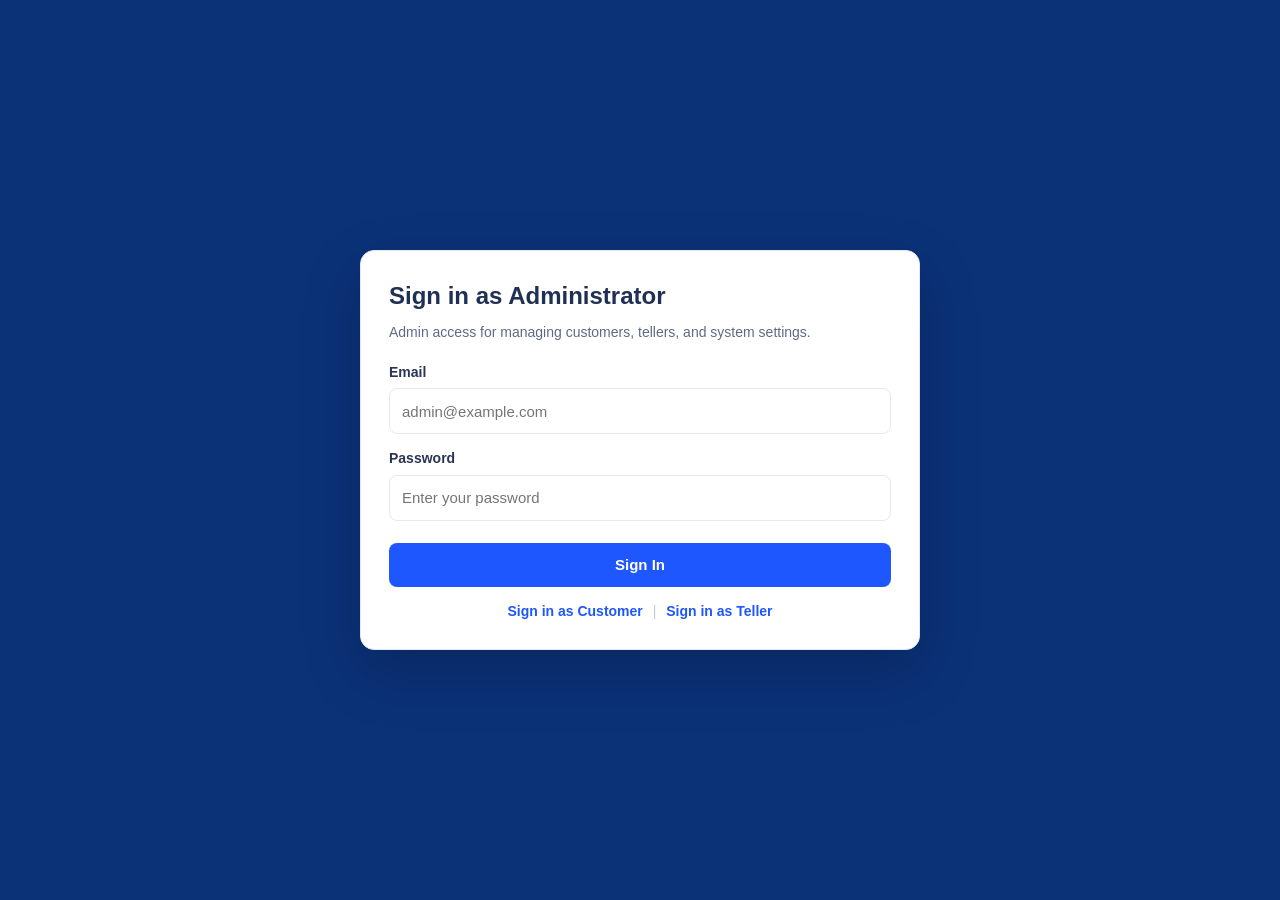
<file: src/main/resources/static/gui/admin/admin-dashboard.html>
<!DOCTYPE html>
<html lang="en">
<head>
    <meta charset="UTF-8">
    <title>MyBank | Admin Dashboard</title>
    <meta name="viewport" content="width=device-width,initial-scale=1">
    <link rel="stylesheet" href="../../css/style.css">
    <link rel="stylesheet" href="../../css/admin-dashboard.css">
</head>
<body>
    <div class="dashboard-container">
        <!-- Sidebar Navigation -->
        <aside class="sidebar">
            <div class="sidebar-header">
                <h1>MyBank</h1>
                <p id="adminSidebarName">Administrator</p>
            </div>
            <nav>
                <ul class="nav-menu">
                    <li class="nav-item">
                        <a href="#" class="nav-link active" data-page="customers">
                            <svg fill="none" stroke="currentColor" viewBox="0 0 24 24">
                                <path stroke-linecap="round" stroke-linejoin="round" stroke-width="2" d="M17 20h5v-2a3 3 0 00-5.356-1.857M17 20H7m10 0v-2c0-.656-.126-1.283-.356-1.857M7 20H2v-2a3 3 0 015.356-1.857M7 20v-2c0-.656.126-1.283.356-1.857m0 0a5.002 5.002 0 019.288 0M15 7a3 3 0 11-6 0 3 3 0 016 0zm6 3a2 2 0 11-4 0 2 2 0 014 0zM7 10a2 2 0 11-4 0 2 2 0 014 0z"></path>
                            </svg>
                            Customers
                        </a>
                    </li>
                    <li class="nav-item">
                        <a href="#" class="nav-link" data-page="tellers">
                            <svg fill="none" stroke="currentColor" viewBox="0 0 24 24">
                                <path stroke-linecap="round" stroke-linejoin="round" stroke-width="2" d="M12 4.354a4 4 0 110 5.292M15 21H3v-1a6 6 0 0112 0v1zm0 0h6v-1a6 6 0 00-9-5.197M13 7a4 4 0 11-8 0 4 4 0 018 0z"></path>
                            </svg>
                            Tellers
                        </a>
                    </li>
                    <li class="nav-item">
                        <a href="#" class="nav-link" data-page="branches">
                            <svg fill="none" stroke="currentColor" viewBox="0 0 24 24">
                                <path stroke-linecap="round" stroke-linejoin="round" stroke-width="2" d="M19 21V5a2 2 0 00-2-2H7a2 2 0 00-2 2v16m14 0h2m-2 0h-5m-9 0H3m2 0h5M9 7h1m-1 4h1m4-4h1m-1 4h1m-5 10v-5a1 1 0 011-1h2a1 1 0 011 1v5m-4 0h4"></path>
                            </svg>
                            Branches
                        </a>
                    </li>
                    <li class="nav-item">
                        <a href="#" class="nav-link" data-page="transactions">
                            <svg fill="none" stroke="currentColor" viewBox="0 0 24 24">
                                <path stroke-linecap="round" stroke-linejoin="round" stroke-width="2" d="M12 8c-1.657 0-3 .895-3 2s1.343 2 3 2 3 .895 3 2-1.343 2-3 2m0-8c1.11 0 2.08.402 2.599 1M12 8V7m0 1v8m0 0v1m0-1c-1.11 0-2.08-.402-2.599-1M21 12a9 9 0 11-18 0 9 9 0 0118 0z"></path>
                            </svg>
                            Transactions
                        </a>
                    </li>
                    <li class="nav-item nav-logout">
                        <a href="#" class="nav-link" id="adminLogoutBtn">
                            <svg fill="none" stroke="currentColor" viewBox="0 0 24 24">
                                <path stroke-linecap="round" stroke-linejoin="round" stroke-width="2" d="M17 16l4-4m0 0l-4-4m4 4H7m6 4v1a3 3 0 01-3 3H6a3 3 0 01-3-3V7a3 3 0 013-3h4a3 3 0 013 3v1"></path>
                            </svg>
                            Logout
                        </a>
                    </li>
                </ul>
            </nav>
        </aside>

        <!-- Main Content -->
        <main class="main-content">
            <!-- Customers Page -->
            <div id="page-customers" class="page-content active">
                <div class="page-header">
                    <h2>Customers</h2>
                    <p>Manage all customer accounts</p>
                </div>
                <div class="card-modern">
                    <div style="display:flex;justify-content:space-between;align-items:center;margin-bottom:20px;flex-wrap:wrap;gap:12px;">
                        <h3 style="margin:0;">Customer List</h3>
                        <div style="display:flex;gap:8px;flex-wrap:wrap;">
                            <input type="text" id="adminCustomerSearch" placeholder="Search (name, email, address)..." style="padding:8px 12px;border:1px solid #e3e8f2;border-radius:6px;min-width:200px;">
                            <select id="adminCustomerBranchFilter" style="padding:8px 12px;border:1px solid #e3e8f2;border-radius:6px;">
                                <option value="">All Branches</option>
                            </select>
                            <input type="text" id="adminCustomerAccountFilter" placeholder="Account ID" inputmode="numeric" pattern="[0-9]+" style="padding:8px 12px;border:1px solid #e3e8f2;border-radius:6px;max-width:120px;">
                            <button id="btnLoadCustomers" class="btn-secondary">Load Customers</button>
                        </div>
                    </div>
                    <div id="customersTableWrap">
                        <p class="help" style="color:#5e6b85;margin:0;">Click "Load Customers" to view all customers.</p>
                    </div>
                </div>
            </div>

            <!-- Tellers Page -->
            <div id="page-tellers" class="page-content">
                <div class="page-header">
                    <h2>Tellers</h2>
                    <p>Manage teller accounts</p>
                </div>
                <div class="card-modern">
                    <div style="display:flex;justify-content:space-between;align-items:center;margin-bottom:20px;">
                        <h3 style="margin:0;">Teller List</h3>
                        <button id="btnLoadTellers" class="btn-secondary">Load Tellers</button>
                    </div>
                    <div id="tellersTableWrap">
                        <p class="help" style="color:#5e6b85;margin:0;">Click "Load Tellers" to view all tellers.</p>
                    </div>
                </div>
                <div class="card-modern">
                    <h3>Create Teller</h3>
                    <div class="form-row">
                        <div class="form-group">
                            <label for="newTellerFirstName">First Name *</label>
                            <input id="newTellerFirstName" type="text" required>
                        </div>
                        <div class="form-group">
                            <label for="newTellerLastName">Last Name *</label>
                            <input id="newTellerLastName" type="text" required>
                        </div>
                    </div>
                    <div class="form-row">
                        <div class="form-group">
                            <label for="newTellerEmail">Email *</label>
                            <input id="newTellerEmail" type="email" required>
                        </div>
                        <div class="form-group">
                            <label for="newTellerPassword">Password *</label>
                            <input id="newTellerPassword" type="password" required>
                        </div>
                    </div>
                    <div class="form-row">
                        <div class="form-group">
                            <label for="newTellerBranchId">Branch *</label>
                            <select id="newTellerBranchId" required>
                                <option value="">Select branch...</option>
                            </select>
                        </div>
                    </div>
                    <div style="display:flex;align-items:center;margin-top:24px;">
                        <button id="btnCreateTeller" class="btn-primary">Create Teller</button>
                        <span id="createTellerMsg" class="msg"></span>
                    </div>
                </div>
            </div>

            <!-- Branches Page -->
            <div id="page-branches" class="page-content">
                <div class="page-header">
                    <h2>Branches</h2>
                    <p>Manage bank branches</p>
                </div>
                <div class="card-modern">
                    <div style="display:flex;justify-content:space-between;align-items:center;margin-bottom:20px;">
                        <h3 style="margin:0;">Branch List</h3>
                        <button id="btnLoadBranches" class="btn-secondary">Load Branches</button>
                    </div>
                    <div id="branchesTableWrap">
                        <p class="help" style="color:#5e6b85;margin:0;">Click "Load Branches" to view all branches.</p>
                    </div>
                </div>
                <div class="card-modern">
                    <h3>Create Branch</h3>
                    <div class="form-row">
                        <div class="form-group">
                            <label for="newBranchName">Branch Name *</label>
                            <input id="newBranchName" type="text" required>
                        </div>
                        <div class="form-group">
                            <label for="newBranchPhone">Phone Number</label>
                            <input id="newBranchPhone" type="tel" placeholder="+1 555 123 4567">
                        </div>
                    </div>
                    <div class="form-row">
                        <div class="form-group">
                            <label for="newBranchAddress">Address</label>
                            <input id="newBranchAddress" type="text" placeholder="Street address">
                        </div>
                        <div class="form-group">
                            <label for="newBranchCity">City</label>
                            <input id="newBranchCity" type="text" placeholder="City">
                        </div>
                    </div>
                    <div class="form-row">
                        <div class="form-group">
                            <label for="newBranchProvince">Province</label>
                            <input id="newBranchProvince" type="text" placeholder="Province/State">
                        </div>
                        <div class="form-group">
                            <label for="newBranchPostalCode">Postal Code</label>
                            <input id="newBranchPostalCode" type="text" placeholder="Postal code">
                        </div>
                    </div>
                    <div style="display:flex;align-items:center;margin-top:24px;">
                        <button id="btnCreateBranch" class="btn-primary">Create Branch</button>
                        <span id="createBranchMsg" class="msg"></span>
                    </div>
                </div>
            </div>

            <!-- Transactions Page -->
            <div id="page-transactions" class="page-content">
                <div class="page-header">
                    <h2>Transactions</h2>
                    <p>View all system transactions</p>
                </div>
                <div class="card-modern">
                    <div style="display:flex;justify-content:space-between;align-items:center;margin-bottom:20px;">
                        <h3 style="margin:0;">All Transactions</h3>
                        <button id="btnLoadTransactions" class="btn-secondary">Load Transactions</button>
                    </div>
                    <div id="transactionsTableWrap">
                        <p class="help" style="color:#5e6b85;margin:0;">Click "Load Transactions" to view all transactions.</p>
                    </div>
                </div>
            </div>

            <!-- Edit Customer Page -->
            <div id="page-edit-customer" class="page-content">
                <div class="page-header">
                    <h2>Edit Customer</h2>
                    <p>Update customer information</p>
                </div>
                <div class="card-modern">
                    <h3>Customer Information</h3>
                    <input type="hidden" id="adminEditCustomerId">
                    <div class="form-row">
                        <div class="form-group">
                            <label for="adminEditCustFirstName">First Name</label>
                            <input id="adminEditCustFirstName" type="text">
                        </div>
                        <div class="form-group">
                            <label for="adminEditCustLastName">Last Name</label>
                            <input id="adminEditCustLastName" type="text">
                        </div>
                    </div>
                    <div class="form-row">
                        <div class="form-group">
                            <label for="adminEditCustEmail">Email</label>
                            <input id="adminEditCustEmail" type="email">
                        </div>
                        <div class="form-group">
                            <label for="adminEditCustPhone">Phone Number</label>
                            <input id="adminEditCustPhone" type="tel">
                        </div>
                    </div>
                    <div class="form-row">
                        <div class="form-group">
                            <label for="adminEditCustDOB">Date of Birth</label>
                            <input id="adminEditCustDOB" type="date">
                        </div>
                        <div class="form-group">
                            <label for="adminEditCustSIN">SIN (9 digits)</label>
                            <input id="adminEditCustSIN" type="text" maxlength="11" inputmode="numeric">
                        </div>
                    </div>
                    <div class="form-row">
                        <div class="form-group">
                            <label for="adminEditCustAddress">Address</label>
                            <input id="adminEditCustAddress" type="text">
                        </div>
                        <div class="form-group">
                            <label for="adminEditCustBranchId">Branch</label>
                            <select id="adminEditCustBranchId">
                                <option value="">Select branch...</option>
                            </select>
                        </div>
                    </div>
                    <div style="display:flex;align-items:center;margin-top:24px;">
                        <button id="btnAdminUpdateCustomer" class="btn-primary">Update Customer</button>
                        <button id="btnAdminCancelEditCustomer" class="btn-secondary" style="margin-left:12px;">Cancel</button>
                        <span id="adminUpdateCustomerMsg" class="msg"></span>
                    </div>
                </div>
            </div>

            <!-- Edit Teller Page -->
            <div id="page-edit-teller" class="page-content">
                <div class="page-header">
                    <h2>Edit Teller</h2>
                    <p>Update teller information</p>
                </div>
                <div class="card-modern">
                    <h3>Teller Information</h3>
                    <input type="hidden" id="adminEditTellerId">
                    <div class="form-row">
                        <div class="form-group">
                            <label for="adminEditTellerFirstName">First Name</label>
                            <input id="adminEditTellerFirstName" type="text">
                        </div>
                        <div class="form-group">
                            <label for="adminEditTellerLastName">Last Name</label>
                            <input id="adminEditTellerLastName" type="text">
                        </div>
                    </div>
                    <div class="form-row">
                        <div class="form-group">
                            <label for="adminEditTellerEmail">Email</label>
                            <input id="adminEditTellerEmail" type="email">
                        </div>
                        <div class="form-group">
                            <label for="adminEditTellerBranchName">Branch Name</label>
                            <input id="adminEditTellerBranchName" type="text" placeholder="e.g., Downtown">
                        </div>
                    </div>
                    <div class="form-row">
                        <div class="form-group">
                            <label for="adminEditTellerBranchId">Branch</label>
                            <select id="adminEditTellerBranchId">
                                <option value="">Select branch...</option>
                            </select>
                        </div>
                        <div class="form-group"><!-- spacer --></div>
                    </div>
                    <div style="display:flex;align-items:center;margin-top:24px;">
                        <button id="btnAdminUpdateTeller" class="btn-primary">Update Teller</button>
                        <button id="btnAdminCancelEditTeller" class="btn-secondary" style="margin-left:12px;">Cancel</button>
                        <span id="adminUpdateTellerMsg" class="msg"></span>
                    </div>
                </div>
            </div>
        </main>
    </div>

    <script src="../../js/admin.js"></script>
</body>
</html>
</file>
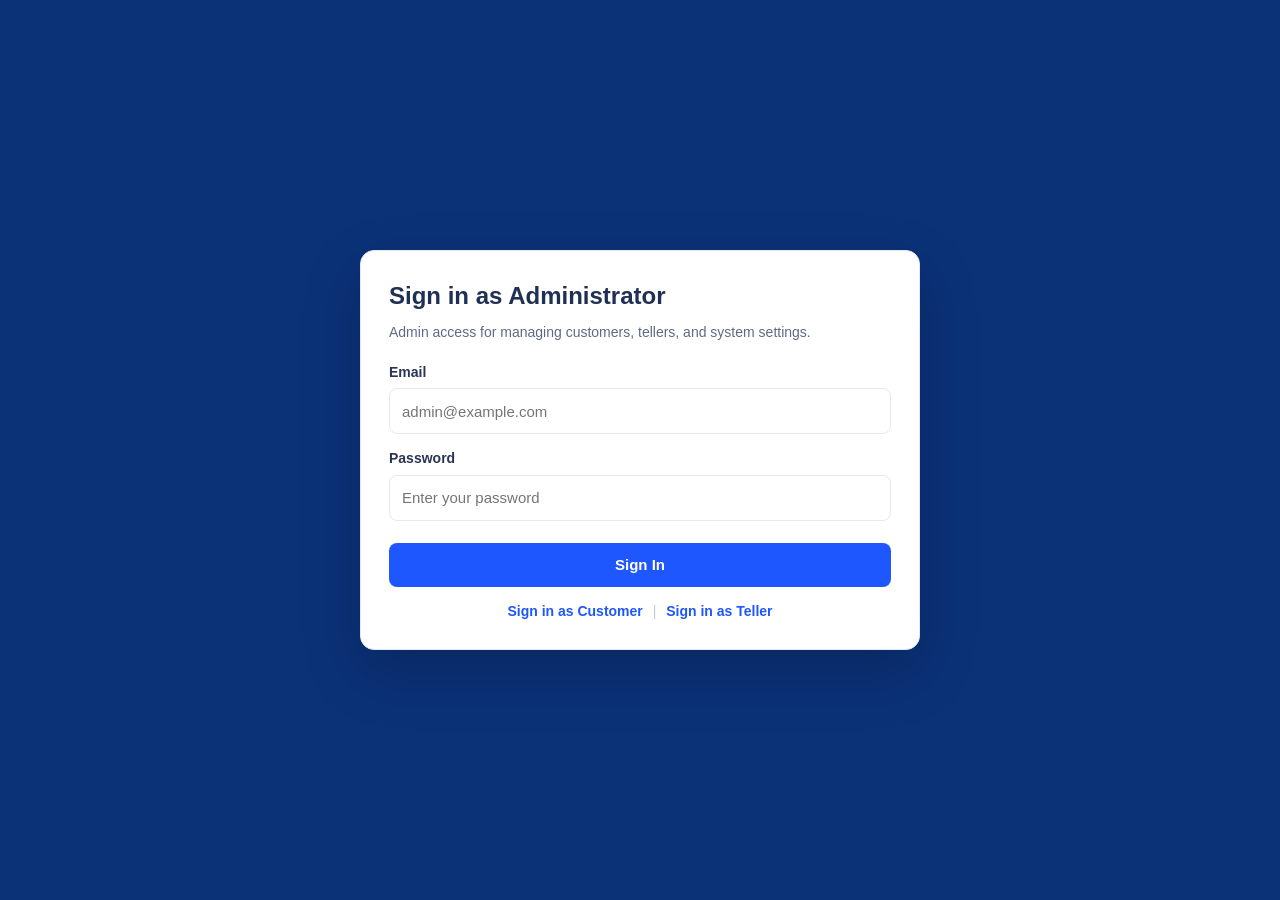
<file: src/main/resources/static/gui/admin/admin-login.html>
<!DOCTYPE html>
<html lang="en">
<head>
    <meta charset="UTF-8">
    <title>Admin Login - MyBank</title>
    <link rel="stylesheet" href="../../css/style.css">
</head>
<body class="app-body">
<div class="auth-container">
    <div class="auth-card">
        <h1 class="auth-title">Sign in as Administrator</h1>
        <p class="auth-subtitle">
            Admin access for managing customers, tellers, and system settings.
        </p>

        <form id="adminLoginForm" class="auth-form">
            <div class="form-group">
                <label for="adminEmail">Email</label>
                <input
                    type="email"
                    id="adminEmail"
                    name="email"
                    class="input-field"
                    placeholder="admin@example.com"
                    required
                />
            </div>

            <div class="form-group">
                <label for="adminPassword">Password</label>
                <input
                    type="password"
                    id="adminPassword"
                    name="password"
                    class="input-field"
                    placeholder="Enter your password"
                    required
                />
            </div>

            <button type="submit" class="btn btn-primary full-width">
                Sign In
            </button>

            <div class="role-switch">
                <a href="../customer/customer-login.html">Sign in as Customer</a>
                <span class="divider">|</span>
                <a href="../teller/teller-login.html">Sign in as Teller</a>
            </div>
        </form>
    </div>
</div>

<script src="../../js/admin.js"></script>
</body>
</html>
</file>
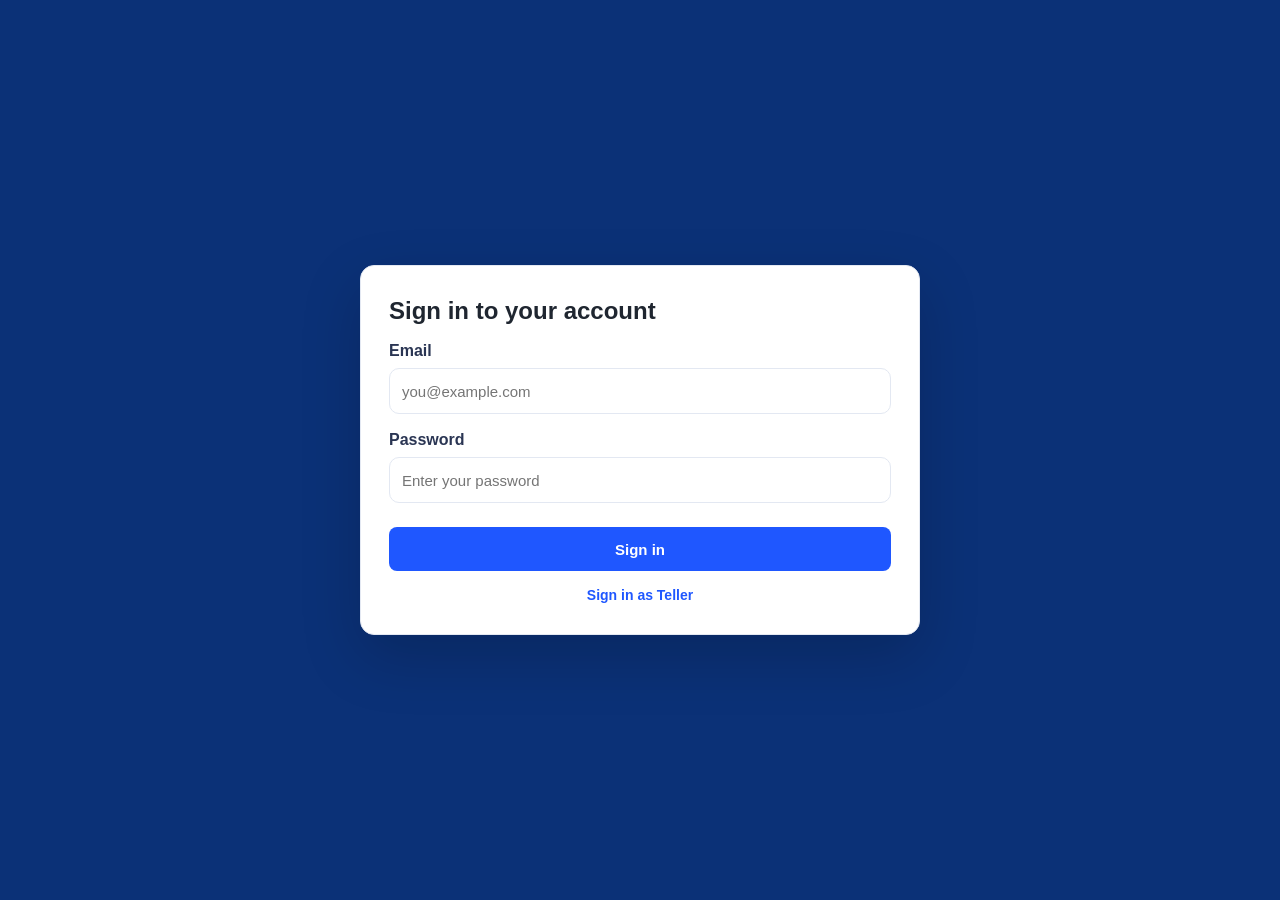
<file: src/main/resources/static/gui/customer/customer-login.html>
<!DOCTYPE html>
<html lang="en">
<head>
    <meta charset="UTF-8">
    <title>MyBank | Sign in</title>
    <meta name="viewport" content="width=device-width,initial-scale=1">
    <link rel="stylesheet" href="../../css/style.css">
</head>
<body>
<!-- Centered page background -->
<div class="center">
    <!-- Card container (fixes full-width inputs) -->
    <div class="auth-card">
        <h1 class="card-title">Sign in to your account</h1>

        <form id="loginForm" novalidate>
            <div class="field">
                <label for="loginEmail">Email</label>
                <input id="loginEmail" type="email" placeholder="you@example.com" autocomplete="username" required>
                <div class="error" data-err="loginEmail"></div>
            </div>

            <div class="field mt-12">
                <label for="loginPassword">Password</label>
                <input id="loginPassword" type="password" placeholder="Enter your password" autocomplete="current-password" required>
                <div class="error" data-err="loginPassword"></div>
            </div>

             <div style="display:flex; align-items:center; justify-content:space-between; margin-top:16px;">
                <button type="submit" class="btn btn-primary full-width">Sign in</button>
            </div>

            <div class="role-switch">
                <a href="../teller/teller-login.html">Sign in as Teller</a>
            </div>
        </form>
    </div>
</div>

<!-- Forgot password modal (hidden by default)
<div id="forgotModal" class="modal" hidden>
    <div class="modal__backdrop"></div>
    <div class="modal__panel">
        <div style="display:flex; align-items:center; justify-content:space-between;">
            <h2 class="section-title" style="margin:0">Forgot password</h2>
            <button id="closeForgot" class="btn btn-ghost">Close</button>
        </div>
        <p class="help" style="margin-top:8px">Enter your email. We’ll record a reset request and an agent can help you at the branch.</p>

        <form id="forgotForm">
            <div class="field">
                <label for="fpEmail">Email</label>
                <input id="fpEmail" type="email" placeholder="you@example.com" required>
                <div class="error" data-err="fpEmail"></div>
            </div>

            <div style="display:flex; justify-content:flex-end; gap:10px; margin-top:16px;">
                <button type="button" id="cancelForgot" class="btn btn-ghost">Cancel</button>
                <button type="submit" class="btn btn-primary">Send request</button>
            </div>
        </form>
    </div>
</div> -->

<script src="../../js/customer.js"></script>
</body>
</html>
</file>
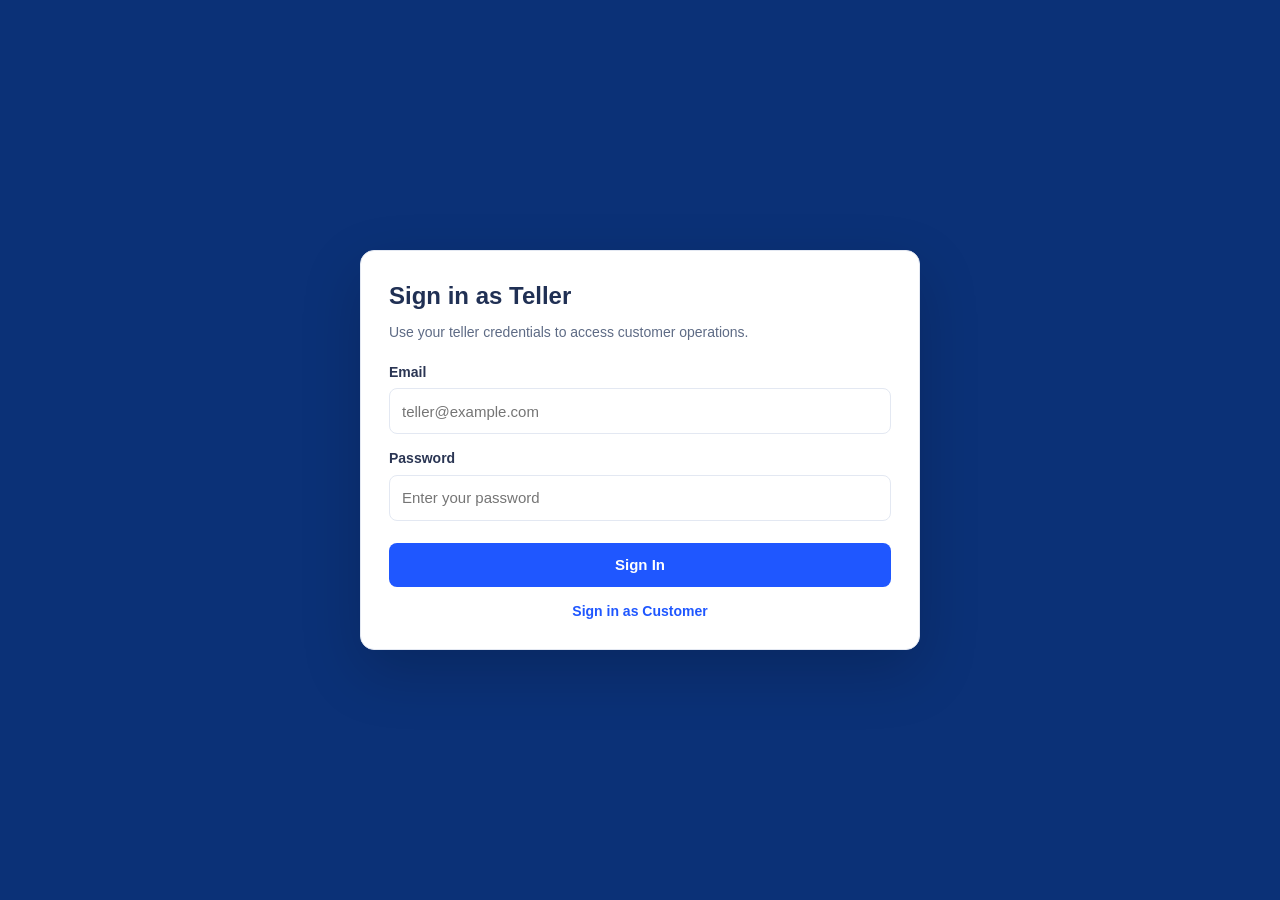
<file: src/main/resources/static/gui/teller/teller-dashboard.html>
<!DOCTYPE html>
<html lang="en">
<head>
    <meta charset="UTF-8">
    <title>MyBank | Teller Dashboard</title>
    <meta name="viewport" content="width=device-width,initial-scale=1">
    <link rel="stylesheet" href="../../css/style.css">
    <link rel="stylesheet" href="../../css/teller-dashboard.css">
</head>
<body>
    <div class="dashboard-container">
        <!-- Sidebar Navigation -->
        <aside class="sidebar">
            <div class="sidebar-header">
                <h1>MyBank</h1>
                <p id="tellerSidebarName">Teller</p>
            </div>
            <nav>
                <ul class="nav-menu">
                    <li class="nav-item">
                        <a href="#" class="nav-link active" data-page="home">
                            <svg fill="none" stroke="currentColor" viewBox="0 0 24 24">
                                <path stroke-linecap="round" stroke-linejoin="round" stroke-width="2" d="M17 20h5v-2a3 3 0 00-5.356-1.857M17 20H7m10 0v-2c0-.656-.126-1.283-.356-1.857M7 20H2v-2a3 3 0 015.356-1.857M7 20v-2c0-.656.126-1.283.356-1.857m0 0a5.002 5.002 0 019.288 0M15 7a3 3 0 11-6 0 3 3 0 016 0zm6 3a2 2 0 11-4 0 2 2 0 014 0zM7 10a2 2 0 11-4 0 2 2 0 014 0z"></path>
                            </svg>
                            Customers
                        </a>
                    </li>
                    <li class="nav-item">
                        <a href="#" class="nav-link" data-page="transactions">
                            <svg fill="none" stroke="currentColor" viewBox="0 0 24 24">
                                <path stroke-linecap="round" stroke-linejoin="round" stroke-width="2" d="M12 8c-1.657 0-3 .895-3 2s1.343 2 3 2 3 .895 3 2-1.343 2-3 2m0-8c1.11 0 2.08.402 2.599 1M12 8V7m0 1v8m0 0v1m0-1c-1.11 0-2.08-.402-2.599-1M21 12a9 9 0 11-18 0 9 9 0 0118 0z"></path>
                            </svg>
                            Transactions
                        </a>
                    </li>
                    <li class="nav-item">
                        <a href="#" class="nav-link" data-page="create-customer">
                            <svg fill="none" stroke="currentColor" viewBox="0 0 24 24">
                                <path stroke-linecap="round" stroke-linejoin="round" stroke-width="2" d="M18 9v3m0 0v3m0-3h3m-3 0h-3m-2-5a4 4 0 11-8 0 4 4 0 018 0zM3 20a6 6 0 0112 0v1H3v-1z"></path>
                            </svg>
                            Create Customer
                        </a>
                    </li>
                    <li class="nav-item">
                        <a href="#" class="nav-link" data-page="create-account">
                            <svg fill="none" stroke="currentColor" viewBox="0 0 24 24">
                                <path stroke-linecap="round" stroke-linejoin="round" stroke-width="2" d="M12 6v6m0 0v6m0-6h6m-6 0H6"></path>
                            </svg>
                            Create Account
                        </a>
                    </li>

                    <!-- New menu items for Teller Details and Processed Transactions -->
                    <li class="nav-item">
                        <a href="#" class="nav-link" data-page="teller-details">
                            <svg fill="none" stroke="currentColor" viewBox="0 0 24 24" style="width:20px;height:20px;margin-right:12px;">
                                <path stroke-linecap="round" stroke-linejoin="round" stroke-width="2" d="M5.121 17.804A13.937 13.937 0 0112 15c2.26 0 4.39.495 6.279 1.364M12 7a4 4 0 110 8 4 4 0 010-8z"></path>
                            </svg>
                            Teller Details
                        </a>
                    </li>
                    <li class="nav-item">
                        <a href="#" class="nav-link" data-page="processed-transactions">
                            <svg fill="none" stroke="currentColor" viewBox="0 0 24 24" style="width:20px;height:20px;margin-right:12px;">
                                <path stroke-linecap="round" stroke-linejoin="round" stroke-width="2" d="M3 10h4l3 8 4-16 3 8h4"></path>
                            </svg>
                            Processed Transactions
                        </a>
                    </li>

                    <li class="nav-item nav-logout">
                        <a href="#" class="nav-link" id="tellerLogoutBtn">
                            <svg fill="none" stroke="currentColor" viewBox="0 0 24 24">
                                <path stroke-linecap="round" stroke-linejoin="round" stroke-width="2" d="M17 16l4-4m0 0l-4-4m4 4H7m6 4v1a3 3 0 01-3 3H6a3 3 0 01-3-3V7a3 3 0 013-3h4a3 3 0 013 3v1"></path>
                            </svg>
                            Logout
                        </a>
                    </li>
                </ul>
            </nav>
        </aside>

        <!-- Main Content -->
        <main class="main-content">
            <!-- Home Page - Customers -->
            <div id="page-home" class="page-content active">
                <div class="page-header">
                    <h2>Customers</h2>
                    <p>View and manage customer information</p>
                </div>
                <div class="card-modern">
                    <div style="display:flex;justify-content:space-between;align-items:center;margin-bottom:20px;flex-wrap:wrap;gap:12px;">
                        <h3 style="margin:0;">Customer List</h3>
                        <div style="display:flex;gap:8px;flex-wrap:wrap;">
                            <input type="text" id="customerSearch" placeholder="Search (name, email, address)..." style="padding:8px 12px;border:1px solid #e3e8f2;border-radius:6px;min-width:200px;">
                            <select id="customerBranchFilter" style="padding:8px 12px;border:1px solid #e3e8f2;border-radius:6px;">
                                <option value="">All Branches</option>
                            </select>
                            <input type="text" id="customerAccountFilter" placeholder="Account ID" inputmode="numeric" pattern="[0-9]+" style="padding:8px 12px;border:1px solid #e3e8f2;border-radius:6px;max-width:120px;">
                            <button id="btnLoadTellerCustomers" class="btn-secondary">Load Customers</button>
                        </div>
                    </div>
                    <div id="tellerCustomersWrap">
                        <p class="help" style="color:#5e6b85;margin:0;">Click "Load Customers" to view all customers.</p>
                    </div>
        </div>

                <!-- NOTE: Teller Information and Processed Transactions cards were removed from the Customers page.
                     Those two cards are moved into their own pages below. -->
            </div>

            <!-- New: Teller Details Page -->
            <div id="page-teller-details" class="page-content">
                <div class="page-header">
                    <h2>Teller Details</h2>
                    <p>Your profile and assigned branch</p>
                </div>
                <div class="card-modern">
                    <h3>Teller Information</h3>
                    <div id="tellerDetailsInfo" style="display:grid;grid-template-columns:repeat(auto-fit,minmax(250px,1fr));gap:16px;">
                        <div>
                            <label style="font-weight:600;color:#5e6b85;font-size:13px;display:block;margin-bottom:4px;">Name</label>
                            <p id="tellerDetailsName" style="margin:0;color:#1f2630;">—</p>
                        </div>
                        <div>
                            <label style="font-weight:600;color:#5e6b85;font-size:13px;display:block;margin-bottom:4px;">Email</label>
                            <p id="tellerDetailsEmail" style="margin:0;color:#1f2630;">—</p>
                        </div>
                        <div>
                            <label style="font-weight:600;color:#5e6b85;font-size:13px;display:block;margin-bottom:4px;">Branch</label>
                            <p id="tellerDetailsBranch" style="margin:0;color:#1f2630;">—</p>
                        </div>
                        <div>
                            <label style="font-weight:600;color:#5e6b85;font-size:13px;display:block;margin-bottom:4px;">Teller ID</label>
                            <p id="tellerDetailsId" style="margin:0;color:#1f2630;">—</p>
                        </div>
                    </div>
                </div>
            </div>

            <!-- New: Processed Transactions Page -->
            <div id="page-processed-transactions" class="page-content">
                <div class="page-header">
                    <h2>Processed Transactions</h2>
                    <p>Transactions you processed</p>
                </div>
                <div class="card-modern">
                    <div style="display:flex;justify-content:space-between;align-items:center;margin-bottom:20px;flex-wrap:wrap;gap:12px;">
                        <h3 style="margin:0;">Processed Transactions</h3>
                        <button id="btnLoadProcessedTransactions" class="btn-secondary">Refresh</button>
                    </div>
                    <div id="processedTransactionsWrap">
                        <p class="help" style="color:#5e6b85;margin:0;">Click "Refresh" to view your processed transactions.</p>
                    </div>
                </div>
            </div>

            <!-- Transactions Page -->
            <div id="page-transactions" class="page-content">
                <div class="page-header">
                    <h2>Transactions</h2>
                    <p>Process deposits, withdrawals, and transfers</p>
                </div>

                <!-- Deposit -->
                <div class="card-modern">
                    <h3>Process Deposit</h3>
                    <div class="form-row">
                        <div class="form-group">
                            <label for="depAccountId">Account ID</label>
                            <input id="depAccountId" type="text" inputmode="numeric" pattern="[0-9]+" placeholder="Account ID">
                        </div>
                        <div class="form-group">
                            <label for="depAmount">Amount</label>
                            <input id="depAmount" type="text" inputmode="decimal" pattern="[0-9]+(\.[0-9]{1,2})?" placeholder="0.00">
                        </div>
                    </div>
                    <div style="display:flex;align-items:center;">
                        <button id="btnDep" class="btn-primary">Deposit</button>
                        <span id="depMsg" class="msg"></span>
            </div>
        </div>

                <!-- Withdraw -->
                <div class="card-modern">
                    <h3>Process Withdrawal</h3>
                    <div class="form-row">
                        <div class="form-group">
                            <label for="wdAccountId">Account ID</label>
                            <input id="wdAccountId" type="text" inputmode="numeric" pattern="[0-9]+" placeholder="Account ID">
                        </div>
                        <div class="form-group">
                            <label for="wdAmount">Amount</label>
                            <input id="wdAmount" type="text" inputmode="decimal" pattern="[0-9]+(\.[0-9]{1,2})?" placeholder="0.00">
                        </div>
                    </div>
                    <div style="display:flex;align-items:center;">
                        <button id="btnWd" class="btn-primary">Withdraw</button>
                        <span id="wdMsg" class="msg"></span>
            </div>
        </div>

                <!-- Transfer -->
                <div class="card-modern">
                    <h3>Process Transfer</h3>
                    <div class="form-row">
                        <div class="form-group">
                            <label for="tfFromAccountId">From Account ID</label>
                            <input id="tfFromAccountId" type="text" inputmode="numeric" pattern="[0-9]+" placeholder="From Account ID">
                        </div>
                        <div class="form-group">
                            <label for="tfToAccountId">To Account ID</label>
                            <input id="tfToAccountId" type="text" inputmode="numeric" pattern="[0-9]+" placeholder="To Account ID">
                        </div>
                    </div>
                    <div class="form-row">
                        <div class="form-group">
                            <label for="tfAmount">Amount</label>
                            <input id="tfAmount" type="text" inputmode="decimal" pattern="[0-9]+(\.[0-9]{1,2})?" placeholder="0.00">
                        </div>
                        <div class="form-group">
                            <label for="tfDescription">Description (optional)</label>
                            <input id="tfDescription" type="text" placeholder="e.g., Payment for services">
                        </div>
                    </div>
                    <div style="display:flex;align-items:center;">
                        <button id="btnTf" class="btn-primary">Transfer</button>
                        <span id="tfMsg" class="msg"></span>
                    </div>
                </div>
            </div>

            <!-- Create Customer Page -->
            <div id="page-create-customer" class="page-content">
                <div class="page-header">
                    <h2>Create Customer</h2>
                    <p>Register a new customer account</p>
                </div>
                <div class="card-modern">
                    <h3>Customer Information</h3>
                    <div class="form-row">
                        <div class="form-group">
                            <label for="newCustFirstName">First Name *</label>
                            <input id="newCustFirstName" type="text" required>
                        </div>
                        <div class="form-group">
                            <label for="newCustLastName">Last Name *</label>
                            <input id="newCustLastName" type="text" required>
                        </div>
                    </div>
                    <div class="form-row">
                        <div class="form-group">
                            <label for="newCustEmail">Email *</label>
                            <input id="newCustEmail" type="email" required>
                        </div>
                        <div class="form-group">
                            <label for="newCustPassword">Password *</label>
                            <input id="newCustPassword" type="password" required>
                        </div>
                    </div>
                    <div class="form-row">
                        <div class="form-group">
                            <label for="newCustPhone">Phone Number</label>
                            <input id="newCustPhone" type="tel" placeholder="+1 555 123 4567">
                        </div>
                        <div class="form-group">
                            <label for="newCustDOB">Date of Birth</label>
                            <input id="newCustDOB" type="date">
                        </div>
                    </div>
                    <div class="form-row">
                        <div class="form-group">
                            <label for="newCustSIN">SIN (9 digits)</label>
                            <input id="newCustSIN" type="text" maxlength="11" inputmode="numeric" placeholder="123456789">
                        </div>
                        <div class="form-group">
                            <label for="newCustAddress">Address</label>
                            <input id="newCustAddress" type="text" placeholder="Street address">
                        </div>
                    </div>
                    <div class="form-row">
                        <div class="form-group">
                            <label for="newCustBranchId">Branch *</label>
                            <select id="newCustBranchId" required>
                                <option value="">Select branch...</option>
                            </select>
                        </div>
                        <div class="form-group"><!-- spacer --></div>
                    </div>
                    <div style="display:flex;align-items:center;margin-top:24px;">
                        <button id="btnCreateCustomer" class="btn-primary">Create Customer</button>
                        <span id="createCustomerMsg" class="msg"></span>
                    </div>
            </div>
        </div>

            <!-- Create Account Page -->
            <div id="page-create-account" class="page-content">
                <div class="page-header">
                    <h2>Create Account</h2>
                    <p>Open a new account for an existing customer</p>
                </div>
                <div class="card-modern">
                    <h3>Account Details</h3>
                    <div class="form-row">
                        <div class="form-group">
                            <label for="newAccCustomerId">Customer ID *</label>
                            <input id="newAccCustomerId" type="text" inputmode="numeric" pattern="[0-9]+" placeholder="Customer ID" required>
                        </div>
                        <div class="form-group">
                            <label for="newAccType">Account Type *</label>
                            <select id="newAccType" required>
                                <option value="">Select account type...</option>
                                <option value="CHECKING">Checking</option>
                                <option value="SAVINGS">Savings</option>
                                <option value="CHEQUING">Chequing</option>
                                <option value="STUDENT">Student</option>
                                <option value="BUSINESS">Business</option>
                            </select>
                        </div>
                    </div>
                    <div class="form-row">
                        <div class="form-group">
                            <label for="newAccInitialDeposit">Initial Deposit (optional)</label>
                            <input id="newAccInitialDeposit" type="text" inputmode="decimal" pattern="[0-9]+(\.[0-9]{1,2})?" value="0" placeholder="0.00">
                        </div>
                        <div class="form-group"><!-- spacer --></div>
                    </div>
                    <div style="display:flex;align-items:center;margin-top:24px;">
                        <button id="btnCreateAccount" class="btn-primary">Create Account</button>
                        <span id="createAccountMsg" class="msg"></span>
                    </div>
    </div>
            </div>

            <!-- Edit Customer Page -->
            <div id="page-edit-customer" class="page-content">
                <div class="page-header">
                    <h2>Edit Customer</h2>
                    <p>Update customer information</p>
                </div>
                <div class="card-modern">
                    <h3>Customer Information</h3>
                    <input type="hidden" id="editCustomerId">
                    <div class="form-row">
                        <div class="form-group">
                            <label for="editCustFirstName">First Name</label>
                            <input id="editCustFirstName" type="text">
                        </div>
                        <div class="form-group">
                            <label for="editCustLastName">Last Name</label>
                            <input id="editCustLastName" type="text">
                        </div>
                    </div>
                    <div class="form-row">
                        <div class="form-group">
                            <label for="editCustEmail">Email</label>
                            <input id="editCustEmail" type="email">
                        </div>
                        <div class="form-group">
                            <label for="editCustPhone">Phone Number</label>
                            <input id="editCustPhone" type="tel">
                        </div>
                    </div>
                    <div class="form-row">
                        <div class="form-group">
                            <label for="editCustDOB">Date of Birth</label>
                            <input id="editCustDOB" type="date">
                        </div>
                        <div class="form-group">
                            <label for="editCustSIN">SIN (9 digits)</label>
                            <input id="editCustSIN" type="text" maxlength="11" inputmode="numeric">
                        </div>
                    </div>
                    <div class="form-row">
                        <div class="form-group">
                            <label for="editCustAddress">Address</label>
                            <input id="editCustAddress" type="text">
                        </div>
                        <div class="form-group">
                            <label for="editCustBranchId">Branch</label>
                            <select id="editCustBranchId">
                                <option value="">Select branch...</option>
                            </select>
                        </div>
                    </div>
                    <div style="display:flex;align-items:center;margin-top:24px;">
                        <button id="btnUpdateCustomer" class="btn-primary">Update Customer</button>
                        <button id="btnCancelEdit" class="btn-secondary" style="margin-left:12px;">Cancel</button>
                        <span id="updateCustomerMsg" class="msg"></span>
                    </div>
                </div>
            </div>
        </main>
</div>

<!-- Replace inline JS with external script -->
<script src="../../js/teller.js"></script>
</body>
</html>
</file>
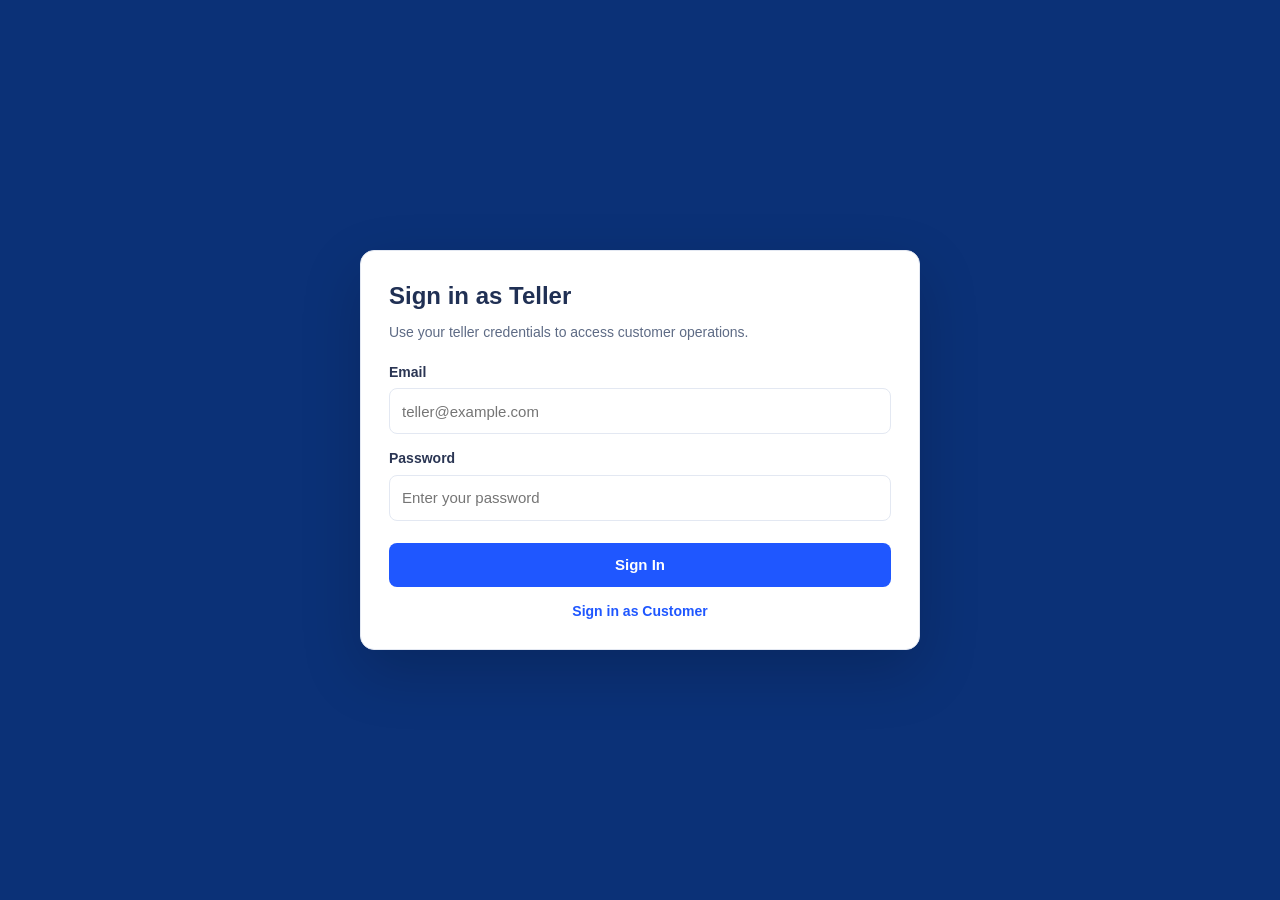
<file: src/main/resources/static/gui/teller/teller-login.html>
<!DOCTYPE html>
<html lang="en">
<head>
    <meta charset="UTF-8">
    <title>Teller Login - MyBank</title>
    <link rel="stylesheet" href="../../css/style.css">
</head>
<body class="app-body">
<div class="auth-container">
    <div class="auth-card">
        <h1 class="auth-title">Sign in as Teller</h1>
        <p class="auth-subtitle">
            Use your teller credentials to access customer operations.
        </p>

        <form id="tellerLoginForm" class="auth-form">
            <div class="form-group">
                <label for="tellerEmail">Email</label>
                <input
                    type="email"
                    id="tellerEmail"
                    name="email"
                    class="input-field"
                    placeholder="teller@example.com"
                    required
                />
            </div>

            <div class="form-group">
                <label for="tellerPassword">Password</label>
                <input
                    type="password"
                    id="tellerPassword"
                    name="password"
                    class="input-field"
                    placeholder="Enter your password"
                    required
                />
            </div>

            <button type="submit" class="btn btn-primary full-width">
                Sign In
            </button>

            <div class="role-switch">
                <a href="../customer/customer-login.html">Sign in as Customer</a>
            </div>
        </form>
    </div>
</div>

<script src="../../js/teller.js"></script>
</body>
</html>
</file>
<file: src/main/resources/static/css/style.css>
:root{
  --bg:#0b3177;
  --card:#ffffff;
  --ink:#1f2630;
  --muted:#5e6b85;
  --line:#e3e8f2;
  --brand:#1f57ff;
  --brand-dark:#1646d3;
  --success:#0f9d58;
  --danger:#e53935;
  --soft:#f6f8fc;
}

*{box-sizing:border-box}
html,body{height:100%}
body{
  margin:0;
  color:var(--ink);
  background:var(--bg);
  font:16px/1.45 -apple-system,BlinkMacSystemFont,"Segoe UI",Roboto,Arial,"Noto Sans","PingFang SC","Microsoft Yahei",sans-serif;
}

/* ---------- Containers ---------- */
.center{
  min-height:100vh;
  display:flex;
  align-items:center;
  justify-content:center;
  padding:42px 20px;
}
.container{
  width:min(1100px, 100%);
  background:var(--card);
  border:1px solid var(--line);
  border-radius:14px;
  padding:28px;
  box-shadow:0 22px 60px rgba(0,0,0,.18);
}

/* ---------- Headings / text ---------- */
h1{margin:0 0 12px;font-weight:800;font-size:26px}
.section-title{
  margin:22px 0 8px;
  font-size:18px;
  font-weight:800;
  color:#203054;
}
.help{
  color:var(--muted);
  margin:0 0 18px;
}

/* ---------- Info card ---------- */
.card{
  background:var(--soft);
  border:1px solid var(--line);
  border-radius:12px;
  padding:14px 16px;
  margin:8px 0 22px;
}
.card ul{margin:8px 0 0 20px; padding:0}
.card li{margin:6px 0}

/* ---------- Grid & fields ---------- */
.grid-2{
  display:grid;
  grid-template-columns:1fr 1fr;
  gap:18px 20px;
}
@media (max-width: 820px){ .grid-2{ grid-template-columns:1fr; } }

.field{display:flex; flex-direction:column;}
.field label{font-weight:700; margin:2px 0 6px; color:#2a3553}
.field small{color:var(--muted); margin-top:6px}

input[type="text"],
input[type="email"],
input[type="password"],
input[type="date"],
input[type="number"],
select, textarea{
  width:100%;
  height:46px;
  border:1px solid var(--line);
  border-radius:10px;
  padding:10px 12px;
  font-size:15px;
  background:#fff;
  outline:none;
}
textarea{height:110px; resize:vertical}
input:focus, select:focus, textarea:focus{
  border-color:#c5d2ff;
  box-shadow:0 0 0 3px rgba(31,87,255,.12);
}

/* Validation hint */
.error{color:var(--danger); font-size:13px; margin-top:6px; display:none}
.error.show{display:block}

/* ---------- Buttons ---------- */
.actions{
  display:flex;
  align-items:center;
  justify-content:space-between;
  gap:14px;
  margin-top:20px;
}
.btn{
  display:inline-flex; align-items:center; justify-content:center;
  height:44px; padding:0 16px; border-radius:10px;
  border:1px solid transparent; font-weight:800; cursor:pointer; text-decoration:none;
}
.btn-primary{background:var(--brand); color:#fff}
.btn-primary:hover{background:var(--brand-dark)}
.btn-secondary{background:#eef2ff; color:#1e2b5a; border-color:#d6defa}
.btn-secondary:hover{background:#e3e9ff}
.btn-ghost{background:transparent; color:#1e2b5a; border-color:#cfd7ea}
.btn-ghost:hover{background:#f2f5fc}

/* Tiny checkbox for consent */
input[type="checkbox"].chk-xs{
  width:14px;
  height:14px;
  vertical-align:middle;
  accent-color: var(--brand);
  margin-right:8px;
}

/* ---------- Login/Index card (shared) ---------- */
.auth-card{
  width:min(560px, 100%);
  background:var(--card);
  border:1px solid var(--line);
  border-radius:14px;
  padding:28px;
  box-shadow:0 22px 60px rgba(0,0,0,.18);
}
.card-title{margin:0 0 8px;font-weight:800;font-size:24px}
.card-subtitle{margin:0 0 18px;color:var(--muted)}
.card-subtitle a{color:var(--brand); text-decoration:none; font-weight:700}
.card-subtitle a:hover{text-decoration:underline}

/* ---------- Tables (dashboard if needed) ---------- */
.table{width:100%; border-collapse:collapse; margin-top:10px; font-size:15px}
.table th,.table td{border:1px solid var(--line); padding:10px 12px; text-align:left}
.table th{background:#f0f4ff}

/* ---------- Utilities ---------- */
.mt-0{margin-top:0}
.mt-8{margin-top:8px}
.mt-12{margin-top:12px}
.mt-16{margin-top:16px}
.mt-24{margin-top:24px}

/* ---------- Modal for 'Forgot password' ---------- */
.modal[hidden]{display:none !important}
.modal{
  position:fixed; inset:0; z-index:50; display:block;
}
.modal__backdrop{
  position:absolute; inset:0; background:rgba(8,16,40,.55);
}
.modal__panel{
  position:relative; margin:8vh auto 0; width:min(560px, 92vw);
  background:var(--card); border:1px solid var(--line); border-radius:14px;
  box-shadow:0 22px 60px rgba(0,0,0,.28); padding:20px;
}

/* red asterisk for required labels */
.field-label.required::after{
  content:" *";
  color:#e11d48;          /* rose-600 */
  margin-left:4px;
  font-weight:700;
}

/* optional: tiny asterisk for checkbox row */
.field-label.required.small::after{
  font-size:12px;
  vertical-align:top;
}

/* Center the big register card horizontally */
.center-wrap.center-only{
  min-height: 100vh;
  display: flex;
  justify-content: center;   /* horizontal center */
  align-items: flex-start;   /* don't force vertical centering (form is tall) */
  padding-top: 32px;         /* little top breathing room */
}

/* Make sure the card itself doesn't stick to the left */
.auth-card{
  margin-left: auto;
  margin-right: auto;
}

/* ---------- Shared auth layout for teller/admin ---------- */

.app-body {
  margin: 0;
  min-height: 100vh;
  background: var(--bg);
  font:16px/1.45 -apple-system,BlinkMacSystemFont,"Segoe UI",Roboto,Arial,"Noto Sans","PingFang SC","Microsoft Yahei",sans-serif;
}

.auth-container {
  min-height: 100vh;
  display: flex;
  align-items: center;
  justify-content: center;
  padding: 32px 16px;
}

.auth-title {
  margin: 0 0 8px;
  font-size: 24px;
  font-weight: 800;
  color: #203054;
}

.auth-subtitle {
  margin: 0 0 20px;
  color: var(--muted);
  font-size: 14px;
}

.auth-form {
  margin-top: 8px;
}

.form-group {
  margin-bottom: 14px;
}

.input-field {
  width: 100%;
  height: 46px;
  border-radius: 10px;
  border: 1px solid var(--line);
  padding: 10px 12px;
  font-size: 15px;
  outline: none;
  background: #fff;
}

.input-field:focus {
  border-color: #c5d2ff;
  box-shadow: 0 0 0 3px rgba(31,87,255,.12);
}

.btn.full-width {
  width: 100%;
  margin-top: 8px;
}

.role-switch {
  margin-top: 14px;
  text-align: center;
  font-size: 14px;
  color: var(--muted);
}

.role-switch a {
  color: var(--brand);
  text-decoration: none;
  font-weight: 600;
}

.role-switch a:hover {
  text-decoration: underline;
}

.role-switch .divider {
  margin: 0 6px;
  color: #c3c8d8;
}

/* Center dashboard content vertically */
.center.dashboard-center {
  display: flex;
  align-items: center;
  justify-content: center;
  min-height: 100vh;
  padding: 0;
}

/* Shared dashboard styles (moved from dashboard HTML files) */
.dashboard-container {
  display: flex;
  min-height: 100vh;
  background: #f5f7fa;
}

/* Sidebar Navigation */
.sidebar {
  width: 260px;
  background: linear-gradient(180deg, #1f57ff 0%, #1646d3 100%);
  color: white;
  padding: 0;
  box-shadow: 2px 0 10px rgba(0,0,0,0.1);
  position: fixed;
  height: 100vh;
  overflow-y: auto;
}

.sidebar-header {
  padding: 24px 20px;
  border-bottom: 1px solid rgba(255,255,255,0.1);
}

.sidebar-header h1 {
  margin: 0;
  font-size: 24px;
  font-weight: 800;
  color: white;
}

.sidebar-header p {
  margin: 4px 0 0;
  font-size: 13px;
  opacity: 0.9;
}

.nav-menu {
  list-style: none;
  padding: 16px 0;
  margin: 0;
}

.nav-item {
  margin: 4px 0;
}

.nav-link {
  display: flex;
  align-items: center;
  padding: 14px 20px;
  color: rgba(255,255,255,0.85);
  text-decoration: none;
  transition: all 0.2s;
  border-left: 3px solid transparent;
}

.nav-link:hover {
  background: rgba(255,255,255,0.1);
  color: white;
}

.nav-link.active {
  background: rgba(255,255,255,0.15);
  border-left-color: white;
  color: white;
  font-weight: 600;
}

.nav-link svg {
  width: 20px;
  height: 20px;
  margin-right: 12px;
}

.nav-logout {
  margin-top: auto;
  border-top: 1px solid rgba(255,255,255,0.1);
  padding-top: 8px;
}

/* Main Content Area */
.main-content {
  flex: 1;
  margin-left: 260px;
  padding: 32px;
}

.page-header {
  margin-bottom: 32px;
}

.page-header h2 {
  margin: 0 0 8px;
  font-size: 28px;
  font-weight: 800;
  color: #1f2630;
}

.page-header p {
  margin: 0;
  color: #5e6b85;
  font-size: 15px;
}

/* Cards */
.card-modern {
  background: white;
  border-radius: 16px;
  padding: 24px;
  box-shadow: 0 2px 8px rgba(0,0,0,0.08);
  border: 1px solid #e3e8f2;
  margin-bottom: 24px;
}

.card-modern h3 {
  margin: 0 0 20px;
  font-size: 18px;
  font-weight: 700;
  color: #1f2630;
  padding-bottom: 12px;
  border-bottom: 2px solid #e3e8f2;
}

/* Forms */
.form-row {
  display: flex;
  gap: 16px;
  margin-bottom: 16px;
  flex-wrap: wrap;
}

.form-group {
  flex: 1;
  min-width: 200px;
}

.form-group label {
  display: block;
  font-weight: 600;
  margin-bottom: 6px;
  color: #2a3553;
  font-size: 14px;
}

.form-group input,
.form-group select {
  width: 100%;
  height: 46px;
  border: 1px solid #e3e8f2;
  border-radius: 8px;
  padding: 10px 12px;
  font-size: 15px;
  background: #fff;
  outline: none;
}

.form-group input:focus,
.form-group select:focus {
  border-color: #c5d2ff;
  box-shadow: 0 0 0 3px rgba(31,87,255,.12);
}

/* Buttons */
.btn-primary {
  background: #1f57ff;
  color: white;
  border: none;
  padding: 12px 24px;
  border-radius: 8px;
  font-weight: 600;
  cursor: pointer;
  transition: background 0.2s;
  font-size: 15px;
}

.btn-primary:hover {
  background: #1646d3;
}

.btn-secondary {
  background: #5e6b85;
  color: white;
  border: none;
  padding: 12px 24px;
  border-radius: 8px;
  font-weight: 600;
  cursor: pointer;
  transition: background 0.2s;
  font-size: 15px;
}

.btn-secondary:hover {
  background: #4a5568;
}

.btn-ghost {
  background: transparent;
  color: white;
  border: 1px solid rgba(255,255,255,0.3);
  padding: 8px 16px;
  border-radius: 6px;
  font-weight: 500;
  cursor: pointer;
  transition: all 0.2s;
}

.btn-ghost:hover {
  background: rgba(255,255,255,0.1);
  border-color: rgba(255,255,255,0.5);
}

/* Page Content visibility */
.page-content {
  display: none;
}

.page-content.active {
  display: block;
}

/* Empty State */
.empty-state {
  text-align: center;
  padding: 60px 20px;
  color: #5e6b85;
}

/* Hide number input steppers */
input[type="number"]::-webkit-inner-spin-button,
input[type="number"]::-webkit-outer-spin-button {
  -webkit-appearance: none;
  appearance: none;
  margin: 0;
}

input[type="number"] {
  -moz-appearance: textfield;
  appearance: textfield;
}

/* Responsive */
@media (max-width: 768px) {
  .sidebar {
    width: 100%;
    height: auto;
    position: relative;
  }

  .main-content {
    margin-left: 0;
    padding: 20px;
  }

  .form-row {
    flex-direction: column;
  }
}
</file>
<file: src/main/resources/static/css/admin-dashboard.css>
/* Admin-specific styles moved from admin-dashboard.html */

/* Buttons */
.btn-danger {
    background: #e53935;
    color: white;
    border: none;
    padding: 8px 16px;
    border-radius: 6px;
    font-weight: 600;
    cursor: pointer;
    transition: background 0.2s;
    font-size: 13px;
}

.btn-danger:hover {
    background: #c62828;
}

/* Message styles (admin-specific) */
.msg {
    margin-left: 12px;
    font-size: 14px;
}

.msg.success {
    color: #0f9d58;
}

.msg.error {
    color: #e53935;
}

.msg.info {
    color: #5e6b85;
}

/* Table (admin-specific table container) */
.table-container {
    background: white;
    border-radius: 16px;
    padding: 24px;
    box-shadow: 0 2px 8px rgba(0,0,0,0.08);
    border: 1px solid #e3e8f2;
    overflow-x: auto;
}

.table {
    width: 100%;
    border-collapse: collapse;
}

.table thead {
    background: #f6f8fc;
}

.table th {
    padding: 14px 16px;
    text-align: left;
    font-weight: 700;
    font-size: 13px;
    color: #5e6b85;
    text-transform: uppercase;
    letter-spacing: 0.5px;
    border-bottom: 2px solid #e3e8f2;
}

.table td {
    padding: 16px;
    border-bottom: 1px solid #e3e8f2;
}

.table tbody tr:hover {
    background: #f6f8fc;
}

/* Admin-specific responsive tweaks (if needed) can be added here */
</file>
<file: src/main/resources/static/css/teller-dashboard.css>
/* Teller-specific styles moved from teller-dashboard.html */

.msg {
    margin-left: 12px;
    font-size: 14px;
}

.msg.success {
    color: #0f9d58;
}

.msg.error {
    color: #e53935;
}

.msg.info {
    color: #5e6b85;
}

/* Table (teller specific table container used by Customers/other lists) */
.table-container {
    background: white;
    border-radius: 16px;
    padding: 24px;
    box-shadow: 0 2px 8px rgba(0,0,0,0.08);
    border: 1px solid #e3e8f2;
    overflow-x: auto;
}

.table {
    width: 100%;
    border-collapse: collapse;
}

.table thead {
    background: #f6f8fc;
}

.table th {
    padding: 14px 16px;
    text-align: left;
    font-weight: 700;
    font-size: 13px;
    color: #5e6b85;
    text-transform: uppercase;
    letter-spacing: 0.5px;
    border-bottom: 2px solid #e3e8f2;
}

.table td {
    padding: 16px;
    border-bottom: 1px solid #e3e8f2;
}

.table tbody tr:hover {
    background: #f6f8fc;
}

/* Teller-specific responsive tweaks (if needed) can be added here */
</file>
